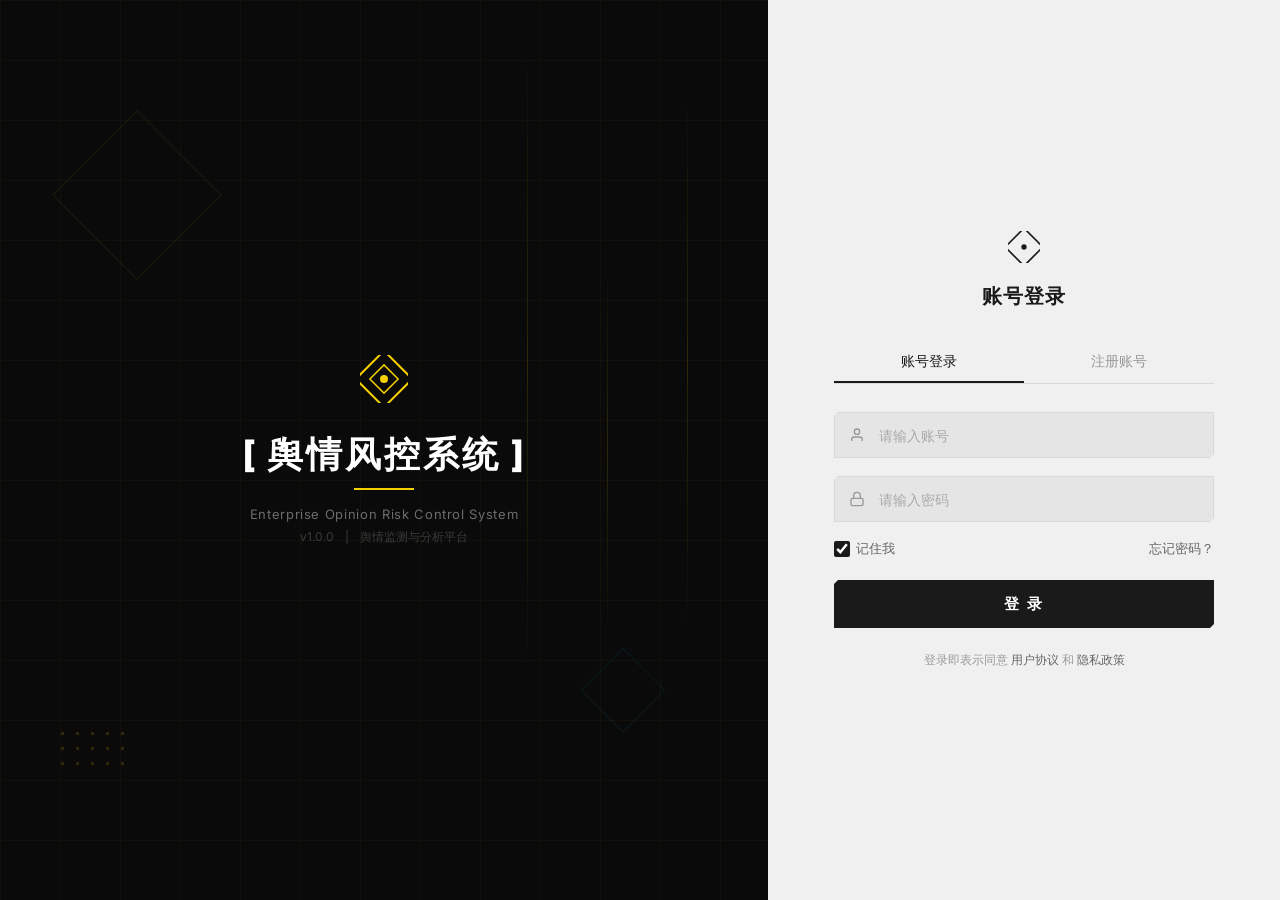
<file: frontend/hub.html>
<!DOCTYPE html>
<html lang="zh-CN">
<head>
  <meta charset="UTF-8" />
  <meta name="viewport" content="width=device-width, initial-scale=1.0" />
  <title>枢纽 · 企业舆情风控管理系统</title>
  <link rel="preconnect" href="https://fonts.googleapis.com">
  <link rel="preconnect" href="https://fonts.gstatic.com" crossorigin>
  <link href="https://fonts.googleapis.com/css2?family=Inter:wght@400;500;600;700;800&family=JetBrains+Mono:wght@400;700&display=swap" rel="stylesheet">
  <link rel="stylesheet" href="css/main.css?v=19" />
  <link rel="stylesheet" href="css/hub.css?v=23" />
</head>
<body class="hub-body">

  <!-- Ambient + HUD background. Cyan and purple live here and nowhere else. -->
  <div class="hub-bg" aria-hidden="true">
    <div class="hub-field hub-field--cyan"></div>
    <div class="hub-field hub-field--purple"></div>
    <div class="hub-field hub-field--gold"></div>
    <div class="hub-grid"></div>
    <div class="hub-watermark">舆情风控<span>OPINION RISK CONTROL SYSTEM</span></div>
    <div class="hub-diamond-bg"></div>
    <div class="hub-scanline"></div>
    <div class="hub-hazard hub-hazard--t"></div>
    <div class="hub-hazard hub-hazard--b"></div>
    <div class="hub-corner hub-corner--tl"></div>
    <div class="hub-corner hub-corner--tr"></div>
    <div class="hub-corner hub-corner--bl"></div>
    <div class="hub-corner hub-corner--br"></div>
  </div>

  <header class="hub-topbar">
    <div class="hub-brand">
      <svg width="28" height="28" viewBox="0 0 48 48" fill="none" aria-hidden="true" style="overflow:visible">
        <rect x="4" y="4" width="40" height="40" stroke="#F5D000" stroke-width="2" transform="rotate(45 24 24)" fill="none"/>
        <rect x="14" y="14" width="20" height="20" stroke="#F5D000" stroke-width="1.5" transform="rotate(45 24 24)" fill="none"/>
        <circle cx="24" cy="24" r="4" fill="#F5D000"/>
      </svg>
      <span class="hub-brand-name">舆情风控系统</span>
    </div>
    <div class="hub-topbar-right">
      <span class="hub-clock" id="hub-clock">--:--:--</span>
      <button class="hub-switch" id="hub-switch" type="button">切换账号</button>
    </div>
  </header>

  <div class="hub-main">

    <!-- ============ Cinematic first screen ============ -->
    <section class="hub-stage" id="hub-stage">
      <div class="hub-stage-copy">
        <div class="hub-kicker">Enterprise Opinion Risk Control · v1.0.0</div>
        <h1 class="hub-title">
          <span class="hub-title-row"><span style="--i:0">舆</span><span style="--i:1">情</span></span>
          <span class="hub-title-row"><span style="--i:2">风</span><span style="--i:3">控</span></span>
        </h1>
        <div class="hub-title-sub">
          OPINION <i>◆</i> RISK <i>◆</i> CONTROL
        </div>
      </div>

      <div class="hub-stage-mascot">
        <div class="hub-mascot-stage" id="hub-mascot-stage">
          <div class="hub-mascot-ring"></div>
          <svg id="hub-mascot" role="img" aria-label="舆情风控助手"></svg>
        </div>
        <div class="hub-minerva" id="hub-minerva">
          <span class="hub-minerva-diamond" aria-hidden="true"></span>
          <span class="hub-minerva-tag">MINERVA</span>
          <span class="hub-minerva-text" id="hub-minerva-text"></span>
          <span class="hub-minerva-cursor" id="hub-minerva-cursor">_</span>
        </div>
      </div>

      <div class="hub-stage-foot">
        <div class="hub-status-strip" id="hub-status-strip">
          <span class="hub-chip">总舆情 <b id="hub-chip-total">—</b></span>
          <span class="hub-chip" id="hub-chip-risk-wrap">高风险 <b id="hub-chip-risk">—</b></span>
          <span class="hub-chip">待审核 <b id="hub-chip-pending">—</b></span>
        </div>

        <button class="hub-enter" id="hub-enter" type="button" data-page="dashboard">
          进入系统
          <span class="hub-enter-arrow">→</span>
        </button>

        <div class="hub-scroll-hint">▼ SCROLL · 业务模块</div>
      </div>
    </section>

    <!-- ============ Scroll-revealed module navigation ============ -->
    <section class="hub-modules" id="hub-modules">
      <div class="hub-section-head hub-reveal">
        <h2 class="hub-section-title">业务模块</h2>
        <span class="hub-section-count">MODULES / 08</span>
      </div>

      <div class="hub-module-grid" id="hub-module-grid">

        <a class="hub-module hub-reveal" href="index.html" data-page="dashboard" style="--i:0">
          <span class="hub-module-br tl"></span><span class="hub-module-br tr"></span>
          <span class="hub-module-br bl"></span><span class="hub-module-br br"></span>
          <span class="hub-module-top">
            <span class="hub-module-index">01</span>
            <span class="hub-module-icon"><svg viewBox="0 0 18 18" fill="none" stroke="currentColor" stroke-width="1.5" stroke-linecap="square"><rect x="2" y="2" width="5.5" height="5.5"/><rect x="10.5" y="2" width="5.5" height="5.5"/><rect x="2" y="10.5" width="5.5" height="5.5"/><rect x="10.5" y="10.5" width="5.5" height="5.5"/></svg></span>
          </span>
          <span class="hub-module-name">舆情总览</span>
          <span class="hub-module-num"><b id="hub-num-dashboard">—</b><i>条今日新增</i></span>
          <span class="hub-module-meta">实时总览 · 趋势 · 排行</span>
        </a>

        <a class="hub-module hub-reveal" href="index.html" data-page="content" style="--i:1">
          <span class="hub-module-br tl"></span><span class="hub-module-br tr"></span>
          <span class="hub-module-br bl"></span><span class="hub-module-br br"></span>
          <span class="hub-module-top">
            <span class="hub-module-index">02</span>
            <span class="hub-module-icon"><svg viewBox="0 0 18 18" fill="none" stroke="currentColor" stroke-width="1.5" stroke-linecap="square"><rect x="3" y="1.5" width="12" height="15"/><line x1="6" y1="5.5" x2="12" y2="5.5"/><line x1="6" y1="9" x2="12" y2="9"/><line x1="6" y1="12.5" x2="10" y2="12.5"/></svg></span>
          </span>
          <span class="hub-module-name">舆情列表</span>
          <span class="hub-module-num"><b id="hub-num-content">—</b><i>条在库</i></span>
          <span class="hub-module-meta">全量检索 · 情感 · 平台</span>
        </a>

        <a class="hub-module hub-reveal" href="index.html" data-page="search" style="--i:2">
          <span class="hub-module-br tl"></span><span class="hub-module-br tr"></span>
          <span class="hub-module-br bl"></span><span class="hub-module-br br"></span>
          <span class="hub-module-top">
            <span class="hub-module-index">03</span>
            <span class="hub-module-icon"><svg viewBox="0 0 18 18" fill="none" stroke="currentColor" stroke-width="1.5" stroke-linecap="square"><circle cx="9" cy="9" r="6.5"/><line x1="9" y1="2.5" x2="9" y2="15.5"/><line x1="2.5" y1="9" x2="15.5" y2="9"/><line x1="4" y1="4" x2="14" y2="14"/></svg></span>
          </span>
          <span class="hub-module-name">语义搜索</span>
          <span class="hub-module-num"><b id="hub-num-search">—</b><i>条已索引</i></span>
          <span class="hub-module-meta">向量召回 · 语义排序</span>
        </a>

        <a class="hub-module hub-reveal" href="index.html" data-page="topics" style="--i:3">
          <span class="hub-module-br tl"></span><span class="hub-module-br tr"></span>
          <span class="hub-module-br bl"></span><span class="hub-module-br br"></span>
          <span class="hub-module-top">
            <span class="hub-module-index">04</span>
            <span class="hub-module-icon"><svg viewBox="0 0 18 18" fill="none" stroke="currentColor" stroke-width="1.5" stroke-linecap="square"><path d="M9 2 L16 9 L9 16 L2 9 Z"/><path d="M9 5.5 L13 9 L9 12.5 L5 9 Z"/><path d="M9 8 L10.5 9 L9 10 L7.5 9 Z"/></svg></span>
          </span>
          <span class="hub-module-name">风险主题</span>
          <span class="hub-module-num"><b id="hub-num-topics">—</b><i>个主题</i></span>
          <span class="hub-module-meta">主题聚类 · 热度分布</span>
        </a>

        <a class="hub-module hub-reveal" href="index.html" data-page="risk-events" style="--i:4">
          <span class="hub-module-br tl"></span><span class="hub-module-br tr"></span>
          <span class="hub-module-br bl"></span><span class="hub-module-br br"></span>
          <span class="hub-module-top">
            <span class="hub-module-index">05</span>
            <span class="hub-module-icon"><svg viewBox="0 0 18 18" fill="none" stroke="currentColor" stroke-width="1.5" stroke-linecap="square"><path d="M9 1.5 L15.5 5 L15.5 11 L9 16.5 L2.5 11 L2.5 5 Z"/><line x1="9" y1="6" x2="9" y2="11"/><rect x="8" y="12" width="2" height="1.5"/></svg></span>
          </span>
          <span class="hub-module-name">风控事件</span>
          <span class="hub-module-num"><b id="hub-num-risk-events">—</b><i>起活跃</i></span>
          <span class="hub-module-meta">事件时间线 · 处置状态</span>
        </a>

        <a class="hub-module hub-reveal" href="index.html" data-page="review" style="--i:5">
          <span class="hub-module-br tl"></span><span class="hub-module-br tr"></span>
          <span class="hub-module-br bl"></span><span class="hub-module-br br"></span>
          <span class="hub-module-top">
            <span class="hub-module-index">06</span>
            <span class="hub-module-icon"><svg viewBox="0 0 18 18" fill="none" stroke="currentColor" stroke-width="1.5" stroke-linecap="square"><path d="M9 2 L16 9 L9 16 L2 9 Z"/><circle cx="9" cy="9" r="3"/></svg></span>
          </span>
          <span class="hub-module-name">新风险审核</span>
          <span class="hub-module-num"><b id="hub-num-review">—</b><i>条待审</i></span>
          <span class="hub-module-meta">候选发现 · AI 复核</span>
        </a>

        <a class="hub-module hub-reveal" href="index.html" data-page="credibility" style="--i:6">
          <span class="hub-module-br tl"></span><span class="hub-module-br tr"></span>
          <span class="hub-module-br bl"></span><span class="hub-module-br br"></span>
          <span class="hub-module-top">
            <span class="hub-module-index">07</span>
            <span class="hub-module-icon"><svg viewBox="0 0 18 18" fill="none" stroke="currentColor" stroke-width="1.5" stroke-linecap="square"><line x1="9" y1="2" x2="9" y2="16"/><line x1="3" y1="5" x2="9" y2="2"/><line x1="15" y1="5" x2="9" y2="2"/><line x1="3" y1="5" x2="3" y2="8"/><line x1="15" y1="5" x2="15" y2="8"/><line x1="5" y1="16" x2="13" y2="16"/></svg></span>
          </span>
          <span class="hub-module-name">信度分析</span>
          <span class="hub-module-num"><b id="hub-num-credibility">—</b><i>平均信度分</i></span>
          <span class="hub-module-meta">信度评分 · 平台可信度</span>
        </a>

        <a class="hub-module hub-reveal" href="index.html" data-page="source-ledger" style="--i:7">
          <span class="hub-module-br tl"></span><span class="hub-module-br tr"></span>
          <span class="hub-module-br bl"></span><span class="hub-module-br br"></span>
          <span class="hub-module-top">
            <span class="hub-module-index">08</span>
            <span class="hub-module-icon"><svg viewBox="0 0 18 18" fill="none" stroke="currentColor" stroke-width="1.5" stroke-linecap="square"><rect x="2.5" y="2" width="13" height="4"/><rect x="2.5" y="7" width="13" height="4"/><rect x="2.5" y="12" width="13" height="4"/></svg></span>
          </span>
          <span class="hub-module-name">来源台账</span>
          <span class="hub-module-num"><b id="hub-num-source-ledger">—</b><i>个采集源</i></span>
          <span class="hub-module-meta">采集源 · 覆盖范围</span>
        </a>

      </div>

      <footer class="hub-footer">
        <span>v1.0.0</span>
        <span class="hub-footer-hazard" aria-hidden="true"></span>
        <span>舆情监测与分析平台</span>
      </footer>
    </section>

  </div>

  <script src="js/demo-config.js"></script>
  <script src="js/mascot/mascot-core.js?v=23"></script>
  <script src="js/mascot/mascot-shapes.js?v=23"></script>
  <script src="js/mascot/mascot-states.js?v=23"></script>
  <script src="js/mascot/mascot-body.js?v=23"></script>
  <script src="js/mascot/mascot-eyes.js?v=23"></script>
  <script src="js/mascot/mascot-fx.js?v=23"></script>
  <script src="js/mascot/mascot-character.js?v=23"></script>
  <script src="js/hub.js?v=23"></script>
</body>
</html>
</file>
<file: frontend/css/main.css>
:root {
  /* Background layers - deep black */
  --color-bg-deep: #0A0A0A;
  --color-bg-primary: #111111;
  --color-bg-secondary: #1A1A1A;

  /* Solid surfaces */
  --color-glass-bg: #1A1A1A;
  --color-glass-border: rgba(255, 255, 255, 0.08);
  --color-glass-shadow: rgba(0, 0, 0, 0.5);

  /* Brand - primary yellow */
  --color-primary: #F5D000;
  --color-primary-light: #FFE44D;
  --color-primary-dark: #C4A800;
  --color-primary-glow: transparent;

  /* Accent colors */
  --color-accent-cyan: #00D4FF;
  --color-accent-purple: #8B5CF6;

  /* Text */
  --color-text-primary: #FFFFFF;
  --color-text-secondary: #B0B0B0;
  --color-text-muted: #666666;

  /* Status colors */
  --color-success: #22C55E;
  --color-warning: #F5D000;
  --color-danger: #FF3B3B;
  --color-info: #00D4FF;

  /* Cards/Controls */
  --color-card-bg: #1E1E1E;
  --color-card-border: rgba(255, 255, 255, 0.08);
  --color-card-hover: rgba(245, 208, 0, 0.04);

  /* Sidebar */
  --color-sidebar-bg: #111111;
  --color-sidebar-border: rgba(255, 255, 255, 0.06);
  --color-nav-hover: rgba(255, 255, 255, 0.06);
  --color-nav-active: rgba(245, 208, 0, 0.10);

  /* Topbar */
  --color-topbar-bg: #111111;
  --color-topbar-border: rgba(245, 208, 0, 0.20);

  /* Inputs */
  --color-input-bg: #2A2A2A;
  --color-input-border: #333333;

  /* Fonts */
  --font-family: 'Inter', -apple-system, 'PingFang SC', 'Microsoft YaHei', sans-serif;
  --font-mono: 'JetBrains Mono', 'SF Mono', monospace;

  /* Spacing */
  --spacing-xs: 0.25rem;
  --spacing-sm: 0.5rem;
  --spacing-md: 1rem;
  --spacing-lg: 1.5rem;
  --spacing-xl: 2rem;

  /* Border radius - Tightened for angular look */
  --radius-sm: 2px;
  --radius-md: 3px;
  --radius-lg: 4px;
  --radius-xl: 6px;

  /* Transitions */
  --transition-fast: 150ms ease;
  --transition-base: 250ms ease;
  --transition-slow: 400ms ease;

  /* Shadows - Pure black, minimal */
  --shadow-sm: 0 1px 3px rgba(0, 0, 0, 0.5);
  --shadow-md: 0 2px 8px rgba(0, 0, 0, 0.6);
  --shadow-lg: 0 4px 16px rgba(0, 0, 0, 0.7);
  --shadow-glow: none;
}

* {
  margin: 0;
  padding: 0;
  box-sizing: border-box;
}

html {
  font-size: 16px;
  -webkit-font-smoothing: antialiased;
  -moz-osx-font-smoothing: grayscale;
}

body {
  font-family: var(--font-family);
  font-size: 14px;
  line-height: 1.6;
  color: var(--color-text-primary);
  background: var(--color-bg-deep);
  overflow-x: hidden;
}

h1, h2, h3, h4, h5, h6 {
  font-weight: 700;
  line-height: 1.3;
  letter-spacing: 0.02em;
}

h1 { font-size: 28px; }
h2 { font-size: 20px; }
h3 { font-size: 16px; }

a {
  color: var(--color-primary);
  text-decoration: none;
  transition: color var(--transition-fast);
}

a:hover {
  color: var(--color-primary-light);
}

button {
  font-family: inherit;
  cursor: pointer;
  border: none;
  outline: none;
  background: none;
}

input, select, textarea {
  font-family: inherit;
  font-size: inherit;
  color: inherit;
  outline: none;
}

::selection {
  background: var(--color-primary);
  color: #000000;
}

::-webkit-scrollbar {
  width: 6px;
  height: 6px;
}

::-webkit-scrollbar-track {
  background: transparent;
}

::-webkit-scrollbar-thumb {
  background: rgba(255, 255, 255, 0.12);
  border-radius: 3px;
}

::-webkit-scrollbar-thumb:hover {
  background: rgba(245, 208, 0, 0.3);
}
</file>
<file: frontend/css/hub.css>
/* ========== Hub page — cinematic entry between login and the app ========== */
/* Depends on main.css for the reset, :root tokens and body defaults.        */

/*
 * Colour guardrail: --color-accent-cyan and --color-accent-purple appear ONLY
 * inside the two fixed ambient light fields below. No card, label, control or
 * piece of text on this page may use them.
 */

.hub-body {
  background: var(--color-bg-deep);
  overflow-x: hidden;
}

/* ---------------------------------------------------------------- ambient */

.hub-bg {
  position: fixed;
  inset: 0;
  z-index: 0;
  pointer-events: none;
  overflow: hidden;
}

.hub-field {
  position: absolute;
  inset: -10%;
}

.hub-field--cyan {
  background: radial-gradient(600px circle at 18% 28%, rgba(0, 212, 255, 0.10), transparent 65%);
  animation: hubDriftA 18s ease-in-out infinite alternate;
}

.hub-field--purple {
  background: radial-gradient(700px circle at 82% 68%, rgba(139, 92, 246, 0.09), transparent 60%);
  animation: hubDriftB 22s ease-in-out infinite alternate-reverse;
}

.hub-field--gold {
  background: radial-gradient(520px circle at 50% 46%, rgba(245, 208, 0, 0.05), transparent 62%);
}

@keyframes hubDriftA {
  from { transform: translate3d(-40px, -20px, 0); }
  to   { transform: translate3d(40px, 30px, 0); }
}

@keyframes hubDriftB {
  from { transform: translate3d(30px, 40px, 0); }
  to   { transform: translate3d(-30px, -30px, 0); }
}

.hub-grid {
  position: absolute;
  inset: 0;
  background-image:
    linear-gradient(to right, rgba(255, 255, 255, 0.025) 1px, transparent 1px),
    linear-gradient(to bottom, rgba(255, 255, 255, 0.025) 1px, transparent 1px);
  background-size: 48px 48px;
  -webkit-mask-image: radial-gradient(circle at 50% 40%, #000 0%, transparent 78%);
  mask-image: radial-gradient(circle at 50% 40%, #000 0%, transparent 78%);
}

.hub-scanline {
  position: absolute;
  left: 0;
  right: 0;
  top: -20%;
  height: 160px;
  background: linear-gradient(to bottom, transparent, rgba(245, 208, 0, 0.025), rgba(245, 208, 0, 0.06), transparent);
  animation: hubScan 7s linear infinite;
}

@keyframes hubScan {
  from { top: -20%; }
  to   { top: 110%; }
}

.hub-hazard {
  position: absolute;
  left: 0;
  right: 0;
  height: 5px;
  background: repeating-linear-gradient(-45deg, rgba(245, 208, 0, 0.4) 0 14px, transparent 14px 28px);
  animation: hubHazardScroll 1.6s linear infinite;
}

.hub-hazard--t { top: 0; }
.hub-hazard--b { bottom: 0; }

@keyframes hubHazardScroll {
  from { background-position: 0 0; }
  to   { background-position: 40px 0; }
}

.hub-corner {
  position: absolute;
  width: 30px;
  height: 30px;
  border: 0 solid rgba(245, 208, 0, 0.5);
}

.hub-corner--tl { top: 22px; left: 22px; border-top-width: 2px; border-left-width: 2px; }
.hub-corner--tr { top: 22px; right: 22px; border-top-width: 2px; border-right-width: 2px; }
.hub-corner--bl { bottom: 22px; left: 22px; border-bottom-width: 2px; border-left-width: 2px; }
.hub-corner--br { bottom: 22px; right: 22px; border-bottom-width: 2px; border-right-width: 2px; }

.hub-watermark {
  position: absolute;
  top: 50%;
  left: 50%;
  transform: translate(-50%, -50%);
  text-align: center;
  white-space: nowrap;
  font-size: clamp(56px, 11vw, 150px);
  font-weight: 800;
  letter-spacing: 14px;
  color: rgba(255, 255, 255, 0.028);
  animation: hubWatermarkDrift 9s ease-in-out infinite alternate;
}

.hub-watermark span {
  display: block;
  font-family: var(--font-mono);
  font-size: 14px;
  font-weight: 400;
  letter-spacing: 10px;
  color: rgba(245, 208, 0, 0.05);
  margin-top: 14px;
}

@keyframes hubWatermarkDrift {
  from { letter-spacing: 14px; opacity: 0.7; }
  to   { letter-spacing: 26px; opacity: 1; }
}

.hub-diamond-bg {
  position: absolute;
  right: 5%;
  top: 50%;
  width: 380px;
  height: 380px;
  border: 1px solid rgba(245, 208, 0, 0.10);
  animation: hubDiamondSpin 30s linear infinite;
}

.hub-diamond-bg::before {
  content: '';
  position: absolute;
  inset: 50px;
  border: 1px solid rgba(245, 208, 0, 0.07);
}

.hub-diamond-bg::after {
  content: '';
  position: absolute;
  inset: 100px;
  border: 1px solid rgba(245, 208, 0, 0.045);
}

@keyframes hubDiamondSpin {
  from { transform: translateY(-50%) rotate(45deg); }
  to   { transform: translateY(-50%) rotate(405deg); }
}

/* ---------------------------------------------------------------- topbar */

.hub-topbar {
  position: fixed;
  top: 0;
  left: 0;
  right: 0;
  z-index: 20;
  display: flex;
  align-items: center;
  justify-content: space-between;
  gap: 16px;
  padding: 16px 28px;
  font-family: var(--font-mono);
}

.hub-brand {
  display: flex;
  align-items: center;
  gap: 12px;
}

.hub-brand-name {
  font-family: var(--font-family);
  font-size: 14px;
  font-weight: 700;
  letter-spacing: 0.1em;
  color: var(--color-text-primary);
}

.hub-brand-name::before { content: '[ '; color: var(--color-primary); }
.hub-brand-name::after  { content: ' ]'; color: var(--color-primary); }

.hub-topbar-right {
  display: flex;
  align-items: center;
  gap: 18px;
}

.hub-clock {
  font-size: 12px;
  letter-spacing: 2px;
  color: var(--color-text-muted);
}

.hub-switch {
  background: none;
  border: 1px solid rgba(255, 255, 255, 0.12);
  color: var(--color-text-secondary);
  font-family: var(--font-mono);
  font-size: 11px;
  letter-spacing: 1.5px;
  padding: 6px 14px;
  cursor: pointer;
  clip-path: polygon(4px 0, 100% 0, 100% calc(100% - 4px), calc(100% - 4px) 100%, 0 100%, 0 4px);
  transition: border-color var(--transition-fast), color var(--transition-fast);
}

.hub-switch:hover {
  border-color: rgba(245, 208, 0, 0.5);
  color: var(--color-primary);
}

/* ----------------------------------------------------------------- stage */

.hub-main {
  position: relative;
  z-index: 1;
}

.hub-stage {
  position: relative;
  min-height: 100vh;
  min-height: 100svh;
  display: grid;
  grid-template-columns: 1fr auto 1fr;
  grid-template-rows: 1fr auto;
  align-items: center;
  gap: 0 32px;
  padding: 96px 40px 60px;
  will-change: transform, opacity;
}

.hub-stage-copy {
  grid-column: 1;
  grid-row: 1;
  align-self: center;
}

.hub-kicker {
  font-family: var(--font-mono);
  font-size: 11px;
  letter-spacing: 4px;
  color: var(--color-text-muted);
  text-transform: uppercase;
  margin-bottom: 20px;
}

.hub-title {
  font-size: clamp(52px, 10vw, 140px);
  font-weight: 800;
  line-height: 1;
  letter-spacing: 0.12em;
  color: var(--color-text-primary);
  margin: 0;
  display: inline-grid;
  grid-template-columns: 1fr 1fr;
  gap: 0 0.06em;
}

.hub-title-row {
  display: contents;
}

.hub-title span {
  display: flex;
  align-items: center;
  justify-content: center;
  opacity: 0;
  transform: translateY(28px);
  animation: hubCharIn 0.72s cubic-bezier(0.16, 1, 0.3, 1) forwards;
  animation-delay: calc(var(--i) * 90ms + 120ms);
}

@keyframes hubCharIn {
  to { opacity: 1; transform: translateY(0); }
}

.hub-title-sub {
  display: flex;
  align-items: center;
  gap: 12px;
  margin-top: 18px;
  font-family: var(--font-mono);
  font-size: 12px;
  letter-spacing: 5px;
  color: var(--color-primary);
  opacity: 0;
  animation: hubFadeUp 0.6s ease forwards 0.62s;
}

.hub-title-sub i {
  font-style: normal;
  color: var(--color-text-muted);
}

.hub-stage-mascot {
  grid-column: 2;
  grid-row: 1;
  display: flex;
  align-items: center;
  justify-content: center;
}

.hub-mascot-stage {
  position: relative;
  width: 240px;
  height: 240px;
  opacity: 0;
  animation: hubFadeUp 0.8s ease forwards 0.3s;
}

.hub-mascot-stage svg {
  width: 100%;
  height: 100%;
  overflow: visible;
  --mascot-fg: var(--color-primary);
  --mascot-bg: var(--color-bg-deep);
  --mascot-line: rgba(10, 10, 10, 0.35);
  --mascot-danger: var(--color-danger);
}

.hub-mascot-ring {
  position: absolute;
  inset: -26px;
  border: 1px solid rgba(245, 208, 0, 0.14);
  clip-path: polygon(50% 0, 100% 50%, 50% 100%, 0 50%);
  animation: hubRingPulse 4.5s ease-in-out infinite;
}

@keyframes hubRingPulse {
  0%, 100% { opacity: 0.35; transform: scale(1); }
  50%      { opacity: 0.9;  transform: scale(1.045); }
}

.hub-minerva {
  position: relative;
  display: flex;
  align-items: center;
  gap: 8px;
  margin-top: 14px;
  padding: 8px 14px;
  background: rgba(10, 10, 10, 0.82);
  border: 1px solid rgba(245, 208, 0, 0.25);
  clip-path: polygon(6px 0, 100% 0, 100% calc(100% - 6px), calc(100% - 6px) 100%, 0 100%, 0 6px);
  font-family: var(--font-mono);
  font-size: 11px;
  letter-spacing: 0.5px;
  color: var(--color-text-secondary);
  max-width: 260px;
  min-height: 30px;
  opacity: 0;
  animation: hubFadeUp 0.5s ease forwards 0.6s;
  cursor: default;
  user-select: none;
}

.hub-minerva:hover {
  border-color: rgba(245, 208, 0, 0.5);
}

.hub-minerva-diamond {
  display: inline-block;
  width: 6px;
  height: 6px;
  background: var(--color-primary);
  transform: rotate(45deg);
  flex-shrink: 0;
}

.hub-minerva-tag {
  color: var(--color-primary);
  font-weight: 700;
  letter-spacing: 2px;
  flex-shrink: 0;
}

.hub-minerva-tag::after { content: ' >'; color: var(--color-text-muted); }

.hub-minerva-text {
  flex: 1;
  min-width: 0;
  overflow: hidden;
  white-space: nowrap;
  text-overflow: ellipsis;
}

.hub-minerva-cursor {
  color: var(--color-primary);
  animation: hubMinervaBlink 0.8s step-end infinite;
  flex-shrink: 0;
}

@keyframes hubMinervaBlink {
  0%, 100% { opacity: 1; }
  50%      { opacity: 0; }
}

.hub-stage-foot {
  grid-column: 1 / -1;
  grid-row: 2;
  display: flex;
  flex-direction: column;
  align-items: center;
  gap: 22px;
  padding-top: 30px;
}

.hub-status-strip {
  display: flex;
  flex-wrap: wrap;
  justify-content: center;
  gap: 10px;
  opacity: 0;
  animation: hubFadeUp 0.6s ease forwards 0.78s;
}

.hub-chip {
  display: inline-flex;
  align-items: baseline;
  gap: 8px;
  padding: 7px 16px;
  background: rgba(30, 30, 30, 0.72);
  border: 1px solid var(--color-card-border);
  font-family: var(--font-mono);
  font-size: 11px;
  letter-spacing: 1.5px;
  color: var(--color-text-muted);
  clip-path: polygon(4px 0, 100% 0, 100% calc(100% - 4px), calc(100% - 4px) 100%, 0 100%, 0 4px);
}

.hub-chip b {
  font-size: 15px;
  font-weight: 700;
  color: var(--color-text-primary);
  letter-spacing: 0;
}

.hub-chip.is-danger {
  border-color: rgba(255, 59, 59, 0.45);
}

.hub-chip.is-danger b { color: var(--color-danger); }

.hub-enter {
  display: inline-flex;
  align-items: center;
  gap: 14px;
  padding: 16px 42px;
  background: var(--color-primary);
  color: var(--color-bg-deep);
  border: none;
  font-family: var(--font-family);
  font-size: 15px;
  font-weight: 700;
  letter-spacing: 0.18em;
  cursor: pointer;
  clip-path: polygon(8px 0, 100% 0, 100% calc(100% - 8px), calc(100% - 8px) 100%, 0 100%, 0 8px);
  box-shadow: 0 0 0 rgba(245, 208, 0, 0);
  transition: transform 0.18s ease, box-shadow 0.18s ease;
  opacity: 0;
  animation: hubFadeUp 0.6s ease forwards 0.9s;
}

.hub-enter:hover {
  transform: translate(-2px, -2px);
  box-shadow: 4px 4px 0 rgba(245, 208, 0, 0.32);
}

.hub-enter:active {
  transform: translate(0, 0);
  box-shadow: 0 0 0 rgba(245, 208, 0, 0);
}

.hub-enter-arrow {
  display: inline-block;
  transition: transform 0.22s ease;
}

.hub-enter:hover .hub-enter-arrow { transform: translateX(6px); }

.hub-scroll-hint {
  display: flex;
  align-items: center;
  gap: 10px;
  font-family: var(--font-mono);
  font-size: 10px;
  letter-spacing: 3px;
  color: var(--color-text-muted);
  animation: hubHintBlink 1.9s ease-in-out infinite;
}

@keyframes hubHintBlink {
  0%, 100% { opacity: 0.32; }
  50%      { opacity: 1; }
}

@keyframes hubFadeUp {
  from { opacity: 0; transform: translateY(14px); }
  to   { opacity: 1; transform: translateY(0); }
}

/* --------------------------------------------------------------- modules */

.hub-modules {
  position: relative;
  padding: 72px 40px 40px;
  max-width: 1680px;
  margin: 0 auto;
}

.hub-section-head {
  display: flex;
  align-items: baseline;
  justify-content: space-between;
  gap: 20px;
  padding-bottom: 16px;
  margin-bottom: 28px;
  border-bottom: 1px solid rgba(245, 208, 0, 0.14);
}

.hub-section-title {
  font-size: 26px;
  font-weight: 700;
  letter-spacing: 0.06em;
  color: var(--color-text-primary);
  margin: 0;
}

.hub-section-title::before { content: '[ '; color: var(--color-primary); }
.hub-section-title::after  { content: ' ]'; color: var(--color-primary); }

.hub-section-count {
  font-family: var(--font-mono);
  font-size: 11px;
  letter-spacing: 3px;
  color: var(--color-text-muted);
}

.hub-module-grid {
  display: grid;
  grid-template-columns: repeat(4, 1fr);
  gap: 16px;
}

.hub-module {
  position: relative;
  display: flex;
  flex-direction: column;
  gap: 10px;
  min-height: 176px;
  padding: 22px 22px 20px;
  background: var(--color-card-bg);
  border: 1px solid var(--color-card-border);
  text-decoration: none;
  clip-path: polygon(6px 0, 100% 0, 100% calc(100% - 6px), calc(100% - 6px) 100%, 0 100%, 0 6px);
  transition: border-color 0.22s ease, transform 0.22s ease, background 0.22s ease;
}

.hub-module::before {
  content: '';
  position: absolute;
  left: 0;
  top: 0;
  bottom: 0;
  width: 0;
  background: var(--color-primary);
  transition: width 0.25s ease;
}

.hub-module::after {
  content: '';
  position: absolute;
  top: 0;
  left: 0;
  right: 0;
  height: 1px;
  background: linear-gradient(90deg, transparent, var(--color-primary), transparent);
  transform: translateX(-100%);
  opacity: 0;
  pointer-events: none;
}

.hub-module:hover,
.hub-module:focus-visible {
  border-color: rgba(245, 208, 0, 0.45);
  background: var(--color-card-hover);
  transform: translateY(-3px);
  outline: none;
}

.hub-module:hover::before,
.hub-module:focus-visible::before { width: 2px; }

.hub-module:hover::after,
.hub-module:focus-visible::after { animation: hubSweep 1.5s ease-in-out; }

@keyframes hubSweep {
  0%   { transform: translateX(-100%); opacity: 0; }
  10%  { opacity: 1; }
  90%  { opacity: 1; }
  100% { transform: translateX(100%); opacity: 0; }
}

.hub-module-top {
  display: flex;
  align-items: flex-start;
  justify-content: space-between;
  gap: 12px;
}

.hub-module-index {
  font-family: var(--font-mono);
  font-size: 11px;
  letter-spacing: 2px;
  color: var(--color-text-muted);
  transition: color 0.22s ease;
}

.hub-module:hover .hub-module-index { color: var(--color-primary); }

.hub-module-icon {
  width: 30px;
  height: 30px;
  color: var(--color-text-secondary);
  transition: color 0.22s ease, transform 0.22s ease;
}

.hub-module-icon svg { width: 100%; height: 100%; display: block; }

.hub-module:hover .hub-module-icon {
  color: var(--color-primary);
  transform: translateY(-2px);
}

.hub-module-name {
  font-size: 17px;
  font-weight: 700;
  letter-spacing: 0.04em;
  color: var(--color-text-primary);
}

.hub-module-num {
  display: flex;
  align-items: baseline;
  gap: 5px;
  margin-top: auto;
}

.hub-module-num b {
  font-family: var(--font-mono);
  font-size: 28px;
  font-weight: 700;
  line-height: 1;
  color: var(--color-primary);
}

.hub-module-num i {
  font-style: normal;
  font-family: var(--font-mono);
  font-size: 11px;
  color: var(--color-text-muted);
}

.hub-module-meta {
  font-size: 11px;
  line-height: 1.5;
  color: var(--color-text-muted);
}

/* L brackets that fade in on hover */
.hub-module-br {
  position: absolute;
  width: 11px;
  height: 11px;
  border: 0 solid var(--color-primary);
  opacity: 0;
  transition: opacity 0.2s ease;
  pointer-events: none;
}

.hub-module:hover .hub-module-br,
.hub-module:focus-visible .hub-module-br { opacity: 0.85; }

.hub-module-br.tl { top: 7px; left: 7px; border-top-width: 1px; border-left-width: 1px; }
.hub-module-br.tr { top: 7px; right: 7px; border-top-width: 1px; border-right-width: 1px; }
.hub-module-br.bl { bottom: 7px; left: 7px; border-bottom-width: 1px; border-left-width: 1px; }
.hub-module-br.br { bottom: 7px; right: 7px; border-bottom-width: 1px; border-right-width: 1px; }

/* ---------------------------------------------------------------- footer */

.hub-footer {
  position: relative;
  margin-top: 56px;
  padding: 22px 40px 26px;
  border-top: 1px solid rgba(255, 255, 255, 0.07);
  display: flex;
  align-items: center;
  justify-content: space-between;
  gap: 16px;
  flex-wrap: wrap;
  font-family: var(--font-mono);
  font-size: 11px;
  letter-spacing: 1.5px;
  color: var(--color-text-muted);
}

.hub-footer-hazard {
  flex: 1 1 120px;
  height: 4px;
  min-width: 80px;
  background: repeating-linear-gradient(-45deg, rgba(245, 208, 0, 0.28) 0 10px, transparent 10px 20px);
}

/* ---------------------------------------------------------------- reveal */

.hub-reveal {
  opacity: 0;
  transform: translateY(20px);
  transition: opacity 0.5s ease, transform 0.5s cubic-bezier(0.16, 1, 0.3, 1);
  transition-delay: calc(var(--i, 0) * 60ms);
}

.hub-reveal.revealed {
  opacity: 1;
  transform: translateY(0);
}

/* -------------------------------------------------------------- leaving */

.hub-leaving .hub-stage {
  transform: scale(0.98);
  opacity: 0;
  transition: transform 0.38s ease, opacity 0.38s ease;
}

.hub-leaving .hub-modules,
.hub-leaving .hub-topbar {
  opacity: 0;
  transition: opacity 0.3s ease;
}

.hub-leaving .hub-hazard {
  background: repeating-linear-gradient(-45deg, rgba(245, 208, 0, 0.95) 0 14px, transparent 14px 28px);
}

/* ---------------------------------------------------------- responsive */

@media (max-width: 1439px) {
  .hub-module-grid { grid-template-columns: repeat(2, 1fr); }
}

@media (max-width: 1023px) {
  .hub-stage {
    grid-template-columns: 1fr;
    grid-template-rows: auto auto 1fr;
    justify-items: center;
    text-align: center;
    gap: 28px;
    padding: 104px 24px 48px;
  }
  .hub-stage-copy { grid-column: 1; grid-row: 1; }
  .hub-stage-mascot { grid-column: 1; grid-row: 2; }
  .hub-stage-foot { grid-column: 1; grid-row: 3; }
  .hub-title-sub { justify-content: center; }
  .hub-diamond-bg { width: 260px; height: 260px; right: -60px; opacity: 0.6; }
  .hub-modules { padding: 56px 24px 32px; }
}

@media (max-width: 767px) {
  .hub-module-grid { grid-template-columns: 1fr; }
  .hub-mascot-stage { width: min(38vw, 280px); height: min(38vw, 280px); }
  .hub-topbar { padding: 12px 16px; gap: 10px; }
  .hub-clock { display: none; }
  .hub-corner { width: 20px; height: 20px; }
  .hub-corner--tl, .hub-corner--tr { top: 12px; }
  .hub-corner--tl, .hub-corner--bl { left: 12px; }
  .hub-corner--tr, .hub-corner--br { right: 12px; }
  .hub-corner--bl, .hub-corner--br { bottom: 12px; }
  .hub-modules { padding: 44px 16px 24px; }
  .hub-footer { padding: 18px 16px 22px; }
  .hub-section-head { flex-direction: column; gap: 6px; }
  .hub-enter { padding: 14px 30px; letter-spacing: 0.12em; }
}

/* ------------------------------------------------------- reduced motion */

@media (prefers-reduced-motion: reduce) {
  .hub-field--cyan,
  .hub-field--purple,
  .hub-scanline,
  .hub-hazard,
  .hub-watermark,
  .hub-diamond-bg,
  .hub-mascot-ring,
  .hub-scroll-hint {
    animation: none !important;
  }

  .hub-title span,
  .hub-title-sub,
  .hub-mascot-stage,
  .hub-status-strip,
  .hub-enter {
    animation: none !important;
    opacity: 1 !important;
    transform: none !important;
  }

  .hub-reveal {
    opacity: 1;
    transform: none;
    transition: none;
  }

  .hub-module,
  .hub-enter,
  .hub-leaving .hub-stage {
    transition: none;
  }

  .hub-module:hover::after { animation: none; }
}
</file>
<file: frontend/css/login.css>
/* ========== Login Page ========== */

* {
  margin: 0;
  padding: 0;
  box-sizing: border-box;
}

html, body {
  height: 100%;
  font-family: 'Inter', -apple-system, 'PingFang SC', 'Microsoft YaHei', sans-serif;
  -webkit-font-smoothing: antialiased;
  -moz-osx-font-smoothing: grayscale;
}

/* ---- Page layout ---- */
.login-page {
  min-height: 100vh;
  display: flex;
}

/* ---- Left panel: dark immersive ---- */
.login-left {
  flex: 0 0 60%;
  background: #0A0A0A;
  position: relative;
  display: flex;
  align-items: center;
  justify-content: center;
  overflow: hidden;
}

/* Decorative elements */
.left-decor {
  position: absolute;
  inset: 0;
  pointer-events: none;
}

.decor-grid {
  position: absolute;
  inset: 0;
  background-image:
    linear-gradient(rgba(245, 208, 0, 0.03) 1px, transparent 1px),
    linear-gradient(90deg, rgba(245, 208, 0, 0.03) 1px, transparent 1px);
  background-size: 60px 60px;
}

.decor-lines {
  position: absolute;
  top: 0;
  right: 0;
  width: 300px;
  height: 100%;
}

.decor-line {
  position: absolute;
  right: 0;
  width: 1px;
  background: linear-gradient(180deg, transparent, rgba(245, 208, 0, 0.15), transparent);
}

.decor-line:nth-child(1) {
  height: 60%;
  top: 10%;
  right: 80px;
}

.decor-line:nth-child(2) {
  height: 40%;
  top: 30%;
  right: 160px;
}

.decor-line:nth-child(3) {
  height: 70%;
  top: 5%;
  right: 240px;
}

.decor-diamond {
  position: absolute;
  width: 120px;
  height: 120px;
  border: 1px solid rgba(245, 208, 0, 0.08);
  transform: rotate(45deg);
}

.decor-diamond {
  top: 15%;
  left: 10%;
}

.decor-diamond--sm {
  width: 60px;
  height: 60px;
  top: auto;
  bottom: 20%;
  left: auto;
  right: 15%;
  border-color: rgba(0, 212, 255, 0.08);
}

.decor-dots {
  position: absolute;
  bottom: 15%;
  left: 8%;
  display: grid;
  grid-template-columns: repeat(5, 1fr);
  gap: 12px;
}

.decor-dots span {
  width: 3px;
  height: 3px;
  background: rgba(245, 208, 0, 0.15);
}

/* Left content */
.left-content {
  position: relative;
  z-index: 2;
  text-align: center;
  padding: 40px;
}

.brand-block {
  animation: brandFadeIn 0.8s ease-out forwards;
}

@keyframes brandFadeIn {
  from { opacity: 0; transform: translateY(20px); }
  to { opacity: 1; transform: translateY(0); }
}

.brand-icon {
  margin-bottom: 24px;
  animation: iconFloat 4s ease-in-out infinite;
}

@keyframes iconFloat {
  0%, 100% { transform: translateY(0); }
  50% { transform: translateY(-8px); }
}

.brand-title {
  font-size: 36px;
  font-weight: 800;
  color: #FFFFFF;
  letter-spacing: 0.08em;
  margin-bottom: 8px;
}

.brand-sub {
  font-size: 14px;
  font-weight: 600;
  color: #F5D000;
  letter-spacing: 0.3em;
  margin-bottom: 16px;
}

.brand-line {
  width: 60px;
  height: 2px;
  background: #F5D000;
  margin: 0 auto 16px;
}

.brand-desc {
  font-size: 13px;
  color: rgba(255, 255, 255, 0.4);
  letter-spacing: 0.05em;
  margin-bottom: 24px;
}

.left-footer {
  position: absolute;
  bottom: 40px;
  left: 0;
  right: 0;
  text-align: center;
  font-size: 12px;
  color: rgba(255, 255, 255, 0.2);
  z-index: 2;
}

.footer-sep {
  margin: 0 8px;
}

/* ---- Right panel: form ---- */
.login-right {
  flex: 0 0 40%;
  background: #F0F0F0;
  display: flex;
  align-items: center;
  justify-content: center;
  padding: 40px;
}

.login-form-wrapper {
  width: 100%;
  max-width: 380px;
  animation: formSlideIn 0.6s ease-out forwards;
}

@keyframes formSlideIn {
  from { opacity: 0; transform: translateX(20px); }
  to { opacity: 1; transform: translateX(0); }
}

/* Form header */
.form-header {
  text-align: center;
  margin-bottom: 32px;
}

.form-logo {
  margin-bottom: 16px;
}

.form-title {
  font-size: 20px;
  font-weight: 700;
  color: #1A1A1A;
  letter-spacing: 0.04em;
}

/* Tabs */
.login-tabs {
  display: flex;
  gap: 0;
  margin-bottom: 28px;
  border-bottom: 1px solid #D9D9D9;
}

.login-tab {
  flex: 1;
  padding: 10px 0;
  font-size: 14px;
  font-weight: 500;
  color: #999999;
  background: none;
  border: none;
  border-bottom: 2px solid transparent;
  cursor: pointer;
  transition: all 0.2s ease;
  font-family: inherit;
}

.login-tab:hover {
  color: #666666;
}

.login-tab.active {
  color: #1A1A1A;
  border-bottom-color: #1A1A1A;
}

/* Form */
.login-form {
  display: flex;
  flex-direction: column;
  gap: 18px;
}

.form-group {
  display: flex;
  flex-direction: column;
}

.input-wrapper {
  display: flex;
  align-items: center;
  background: #E5E5E5;
  border: 1px solid #D9D9D9;
  transition: all 0.2s ease;
  clip-path: polygon(4px 0, 100% 0, 100% calc(100% - 4px), calc(100% - 4px) 100%, 0 100%, 0 4px);
}

.input-wrapper:focus-within {
  border-color: #1A1A1A;
  background: #EAEAEA;
}

.input-icon {
  display: flex;
  align-items: center;
  justify-content: center;
  width: 44px;
  height: 44px;
  color: #999999;
  flex-shrink: 0;
}

.form-input {
  flex: 1;
  height: 44px;
  border: none;
  background: transparent;
  font-size: 14px;
  color: #1A1A1A;
  font-family: inherit;
  outline: none;
  padding-right: 12px;
}

.form-input::placeholder {
  color: #AAAAAA;
}

/* Send code button */
.code-input-wrapper {
  position: relative;
}

.btn-send-code {
  position: absolute;
  right: 4px;
  top: 50%;
  transform: translateY(-50%);
  height: 34px;
  padding: 0 12px;
  font-size: 12px;
  font-weight: 500;
  color: #666666;
  background: #D9D9D9;
  border: none;
  cursor: pointer;
  font-family: inherit;
  transition: all 0.2s ease;
  clip-path: polygon(3px 0, 100% 0, 100% calc(100% - 3px), calc(100% - 3px) 100%, 0 100%, 0 3px);
}

.btn-send-code:hover {
  background: #CCCCCC;
  color: #1A1A1A;
}

.btn-send-code:disabled {
  opacity: 0.5;
  cursor: not-allowed;
}

/* Form options */
.form-options {
  display: flex;
  align-items: center;
  justify-content: space-between;
}

.checkbox-label {
  display: flex;
  align-items: center;
  gap: 6px;
  font-size: 13px;
  color: #666666;
  cursor: pointer;
}

.checkbox-label input[type="checkbox"] {
  width: 16px;
  height: 16px;
  accent-color: #1A1A1A;
}

.forgot-link {
  font-size: 13px;
  color: #666666;
  text-decoration: none;
  transition: color 0.2s ease;
}

.forgot-link:hover {
  color: #1A1A1A;
}

/* Submit button */
.btn-submit {
  height: 48px;
  background: #1A1A1A;
  color: #FFFFFF;
  font-size: 15px;
  font-weight: 600;
  letter-spacing: 0.15em;
  border: none;
  cursor: pointer;
  font-family: inherit;
  transition: all 0.25s ease;
  position: relative;
  overflow: hidden;
  margin-top: 4px;
  clip-path: polygon(4px 0, 100% 0, 100% calc(100% - 4px), calc(100% - 4px) 100%, 0 100%, 0 4px);
}

.btn-submit:hover {
  background: #2A2A2A;
}

.btn-submit:active {
  transform: scale(0.98);
}

.btn-submit .btn-spinner {
  display: none;
  width: 18px;
  height: 18px;
  border: 2px solid rgba(255, 255, 255, 0.3);
  border-top-color: #FFFFFF;
  border-radius: 50%;
  animation: spin 0.6s linear infinite;
  margin: 0 auto;
}

.btn-submit.loading .btn-text { display: none; }
.btn-submit.loading .btn-spinner { display: inline-block; }

.btn-submit.success {
  background: #22C55E;
}

.btn-submit.success .btn-text { display: none; }
.btn-submit.success .btn-check { display: inline; }

.btn-submit .btn-check {
  display: none;
  font-size: 18px;
}

@keyframes spin {
  to { transform: rotate(360deg); }
}

/* Error message */
.login-error {
  display: none;
  text-align: center;
  padding: 10px;
  background: rgba(255, 59, 59, 0.08);
  border: 1px solid rgba(255, 59, 59, 0.15);
  color: #FF3B3B;
  font-size: 13px;
  clip-path: polygon(3px 0, 100% 0, 100% calc(100% - 3px), calc(100% - 3px) 100%, 0 100%, 0 3px);
}

.login-error.visible {
  display: block;
  animation: errorFadeIn 0.3s ease forwards;
}

@keyframes errorFadeIn {
  from { opacity: 0; transform: translateY(-4px); }
  to { opacity: 1; transform: translateY(0); }
}

/* Register success message */
.register-success {
  display: none;
  text-align: center;
  padding: 10px;
  background: rgba(52, 211, 153, 0.08);
  border: 1px solid rgba(52, 211, 153, 0.15);
  color: #34D399;
  font-size: 13px;
  clip-path: polygon(3px 0, 100% 0, 100% calc(100% - 3px), calc(100% - 3px) 100%, 0 100%, 0 3px);
}

.register-success.visible {
  display: block;
  animation: errorFadeIn 0.3s ease forwards;
}

/* Form footer */
.form-footer {
  text-align: center;
  margin-top: 24px;
  font-size: 12px;
  color: #999999;
}

.form-footer a {
  color: #666666;
  text-decoration: none;
}

.form-footer a:hover {
  color: #1A1A1A;
}

.footer-text {
  color: #999999;
}

/* ---- Responsive ---- */
@media (max-width: 767px) {
  .login-page {
    flex-direction: column;
  }

  .login-left {
    flex: 0 0 200px;
    min-height: 200px;
  }

  .login-right {
    flex: 1;
  }

  .brand-title {
    font-size: 24px;
  }

  .decor-diamond,
  .decor-diamond--sm,
  .decor-dots {
    display: none;
  }

  .left-footer {
    display: none;
  }
}

@media (max-width: 1023px) and (min-width: 768px) {
  .login-left {
    flex: 0 0 50%;
  }

  .login-right {
    flex: 0 0 50%;
  }
}

/* ---- Login Transition Overlay ---- */
@keyframes loginOverlayIn {
  from { opacity: 0; }
  to { opacity: 1; }
}

@keyframes loginDiamondSpin {
  from { transform: rotate(0deg) scale(0.8); opacity: 0; }
  to { transform: rotate(45deg) scale(1); opacity: 1; }
}

@keyframes loginTextSlide {
  from { opacity: 0; transform: translateY(8px); }
  to { opacity: 1; transform: translateY(0); }
}

.login-transition-overlay {
  position: fixed;
  top: 0; left: 0; right: 0; bottom: 0;
  z-index: 10000;
  background: #0E0E0E;
  display: flex;
  align-items: center;
  justify-content: center;
  opacity: 0;
  pointer-events: none;
  transition: opacity 0.4s ease;
}

.login-transition-overlay.active {
  opacity: 1;
  pointer-events: all;
  animation: loginOverlayIn 0.4s ease forwards;
}

/* ---- System Log Style Overlay ---- */
@keyframes systemLogFadeIn {
  from { opacity: 0; }
  to { opacity: 1; }
}

@keyframes systemLogLineIn {
  from {
    opacity: 0;
    transform: translateX(-10px);
  }
  to {
    opacity: 1;
    transform: translateX(0);
  }
}

@keyframes systemLogCursorBlink {
  0%, 50% { opacity: 1; }
  51%, 100% { opacity: 0; }
}

.system-log-overlay {
  position: fixed;
  top: 0; left: 0; right: 0; bottom: 0;
  z-index: 10000;
  background: #0A0A0A;
  display: flex;
  align-items: center;
  justify-content: center;
  overflow: hidden;
  animation: systemLogFadeIn 0.3s ease forwards;
}

.system-log-overlay.fade-out {
  opacity: 0;
  transition: opacity 0.4s ease;
}

/* ---- Animated HUD background ---- */
.sl-hud {
  position: absolute;
  top: 0; left: 0; right: 0; bottom: 0;
  pointer-events: none;
  font-family: 'JetBrains Mono', monospace;
}

.sl-watermark {
  position: absolute;
  top: 50%; left: 50%;
  transform: translate(-50%, -50%);
  text-align: center;
  white-space: nowrap;
  font-family: 'Inter', sans-serif;
  font-size: clamp(56px, 11vw, 150px);
  font-weight: 800;
  letter-spacing: 14px;
  color: rgba(255, 255, 255, 0.035);
  animation: slWatermarkDrift 8s ease-in-out infinite alternate;
}

.sl-watermark span {
  display: block;
  font-family: 'JetBrains Mono', monospace;
  font-size: 15px;
  font-weight: 400;
  letter-spacing: 10px;
  color: rgba(245, 208, 0, 0.06);
  margin-top: 12px;
}

@keyframes slWatermarkDrift {
  from { letter-spacing: 14px; opacity: 0.7; }
  to { letter-spacing: 26px; opacity: 1; }
}

.sl-diamond-bg {
  position: absolute;
  right: 6%;
  top: 50%;
  width: 360px;
  height: 360px;
  border: 1px solid rgba(245, 208, 0, 0.12);
  animation: slDiamondSpin 26s linear infinite;
}

.sl-diamond-bg::before {
  content: '';
  position: absolute;
  inset: 46px;
  border: 1px solid rgba(245, 208, 0, 0.08);
}

.sl-diamond-bg::after {
  content: '';
  position: absolute;
  inset: 92px;
  border: 1px solid rgba(245, 208, 0, 0.05);
}

@keyframes slDiamondSpin {
  from { transform: translateY(-50%) rotate(45deg); }
  to { transform: translateY(-50%) rotate(405deg); }
}

.sl-scanline {
  position: absolute;
  left: 0; right: 0;
  height: 140px;
  background: linear-gradient(to bottom, transparent, rgba(143, 188, 143, 0.05), rgba(245, 208, 0, 0.05), transparent);
  animation: slScan 4.5s linear infinite;
}

@keyframes slScan {
  from { top: -20%; }
  to { top: 110%; }
}

.sl-corner {
  position: absolute;
  width: 28px; height: 28px;
  border: 0 solid rgba(245, 208, 0, 0.55);
}

.sl-corner-tl { top: 24px; left: 24px; border-top-width: 2px; border-left-width: 2px; }
.sl-corner-tr { top: 24px; right: 24px; border-top-width: 2px; border-right-width: 2px; }
.sl-corner-bl { bottom: 24px; left: 24px; border-bottom-width: 2px; border-left-width: 2px; }
.sl-corner-br { bottom: 24px; right: 24px; border-bottom-width: 2px; border-right-width: 2px; }

.sl-tag {
  position: absolute;
  display: flex;
  align-items: center;
  gap: 10px;
  font-size: 11px;
  letter-spacing: 2px;
  color: #555;
  text-transform: uppercase;
}

.sl-tag-tl { top: 32px; left: 68px; }

.sl-hazard {
  position: absolute;
  left: 0; right: 0;
  height: 6px;
  background: repeating-linear-gradient(
    -45deg,
    rgba(245, 208, 0, 0.45) 0 14px,
    transparent 14px 28px
  );
  animation: slHazardScroll 1.6s linear infinite;
}

.sl-hazard-t { top: 0; }
.sl-hazard-b { bottom: 0; }

@keyframes slHazardScroll {
  from { background-position: 0 0; }
  to { background-position: 40px 0; }
}

/* ---- Log panel ---- */
.system-log-container {
  position: relative;
  width: 92%;
  max-width: 980px;
  padding: 48px;
  background: rgba(12, 12, 12, 0.72);
  border: 1px solid rgba(245, 208, 0, 0.18);
  clip-path: polygon(28px 0, 100% 0, 100% calc(100% - 28px), calc(100% - 28px) 100%, 0 100%, 0 28px);
}

.system-log-header {
  display: flex;
  align-items: baseline;
  justify-content: space-between;
  font-family: 'JetBrains Mono', monospace;
  font-size: 16px;
  color: #666;
  letter-spacing: 3px;
  margin-bottom: 28px;
  text-transform: uppercase;
}

.sl-title {
  display: inline-flex;
  align-items: center;
  gap: 12px;
  color: #ddd;
  white-space: nowrap;
}

.sl-title::before { content: '['; color: #F5D000; margin-right: -4px; }
.sl-title::after { content: ']'; color: #F5D000; margin-left: -4px; }

.sl-diamond {
  width: 8px;
  height: 8px;
  background: #F5D000;
  transform: rotate(45deg);
  animation: slDiamondPulse 1.6s ease-in-out infinite;
}

@keyframes slDiamondPulse {
  0%, 100% { opacity: 1; box-shadow: 0 0 0 rgba(245, 208, 0, 0); }
  50% { opacity: 0.5; box-shadow: 0 0 10px rgba(245, 208, 0, 0.6); }
}

.system-log-pct {
  color: #F5D000;
  font-size: 26px;
  font-weight: 700;
  letter-spacing: 1px;
  text-shadow: 0 0 14px rgba(245, 208, 0, 0.35);
}

.system-log-content {
  font-family: 'JetBrains Mono', monospace;
  font-size: 16px;
  line-height: 2;
  color: #8fbc8f;
  height: 400px;
  border-left: 2px solid rgba(245, 208, 0, 0.25);
  padding-left: 24px;
  overflow-y: auto;
  scrollbar-width: none;
  -ms-overflow-style: none;
  scroll-behavior: smooth;
  mask-image: linear-gradient(to bottom, transparent 0, #000 28px, #000 calc(100% - 36px), transparent 100%);
  -webkit-mask-image: linear-gradient(to bottom, transparent 0, #000 28px, #000 calc(100% - 36px), transparent 100%);
}

.system-log-content::-webkit-scrollbar {
  display: none;
}

.system-log-line {
  opacity: 0;
  animation: systemLogLineIn 0.3s ease forwards;
  margin-bottom: 8px;
}

.system-log-line:last-child::after {
  content: '_';
  animation: systemLogCursorBlink 1s infinite;
  margin-left: 2px;
}

.log-status {
  display: inline-block;
  margin-left: 10px;
  padding: 0 8px;
  font-weight: 700;
  color: #0a0a0a;
  background: #8fbc8f;
  opacity: 0;
  animation: slStatusPop 0.45s cubic-bezier(0.2, 1.4, 0.4, 1) forwards 0.25s;
}

.log-status.pass {
  background: #F5D000;
  animation-name: slStatusPopPass;
}

@keyframes slStatusPop {
  0% {
    opacity: 0;
    transform: scale(1.9);
    background: #fff;
    box-shadow: 0 0 0 rgba(143, 188, 143, 0);
  }
  60% { opacity: 1; transform: scale(0.94); }
  100% {
    opacity: 1;
    transform: scale(1);
    box-shadow: 0 0 14px rgba(143, 188, 143, 0.4);
  }
}

@keyframes slStatusPopPass {
  0% {
    opacity: 0;
    transform: scale(1.9);
    background: #fff;
    box-shadow: 0 0 0 rgba(245, 208, 0, 0);
  }
  60% { opacity: 1; transform: scale(0.94); }
  100% {
    opacity: 1;
    transform: scale(1);
    box-shadow: 0 0 14px rgba(245, 208, 0, 0.45);
  }
}

/* ---- ASCII progress bar ---- */
.system-log-progress {
  margin-top: 28px;
  display: flex;
  align-items: center;
  gap: 16px;
  font-family: 'JetBrains Mono', monospace;
}

.slp-label {
  font-size: 12px;
  letter-spacing: 2px;
  color: #666;
  text-transform: uppercase;
}

.slp-bar {
  white-space: pre;
  font-size: 15px;
  letter-spacing: 1px;
}

.slp-bar .slp-fill {
  color: #F5D000;
  text-shadow: 0 0 8px rgba(245, 208, 0, 0.4);
}

.slp-bar .slp-dim {
  color: rgba(255, 255, 255, 0.16);
}

.slp-clock {
  margin-left: auto;
  font-size: 12px;
  letter-spacing: 2px;
  color: #555;
}

@media (max-width: 900px) {
  .sl-diamond-bg,
  .slp-label,
  .slp-clock {
    display: none;
  }

  .slp-bar {
    font-size: 11px;
  }
}

.login-transition-content {
  display: flex;
  flex-direction: column;
  align-items: center;
  gap: 20px;
}

.login-transition-diamond svg {
  transform: rotate(45deg);
  opacity: 0;
  animation: loginDiamondSpin 0.6s cubic-bezier(0.25, 0.46, 0.45, 0.94) forwards 0.2s;
}

.login-transition-text {
  font-family: 'Inter', sans-serif;
  font-size: 13px;
  font-weight: 500;
  color: rgba(229, 229, 229, 0.6);
  letter-spacing: 2px;
  opacity: 0;
  animation: loginTextSlide 0.4s ease forwards 0.5s;
}
</file>
